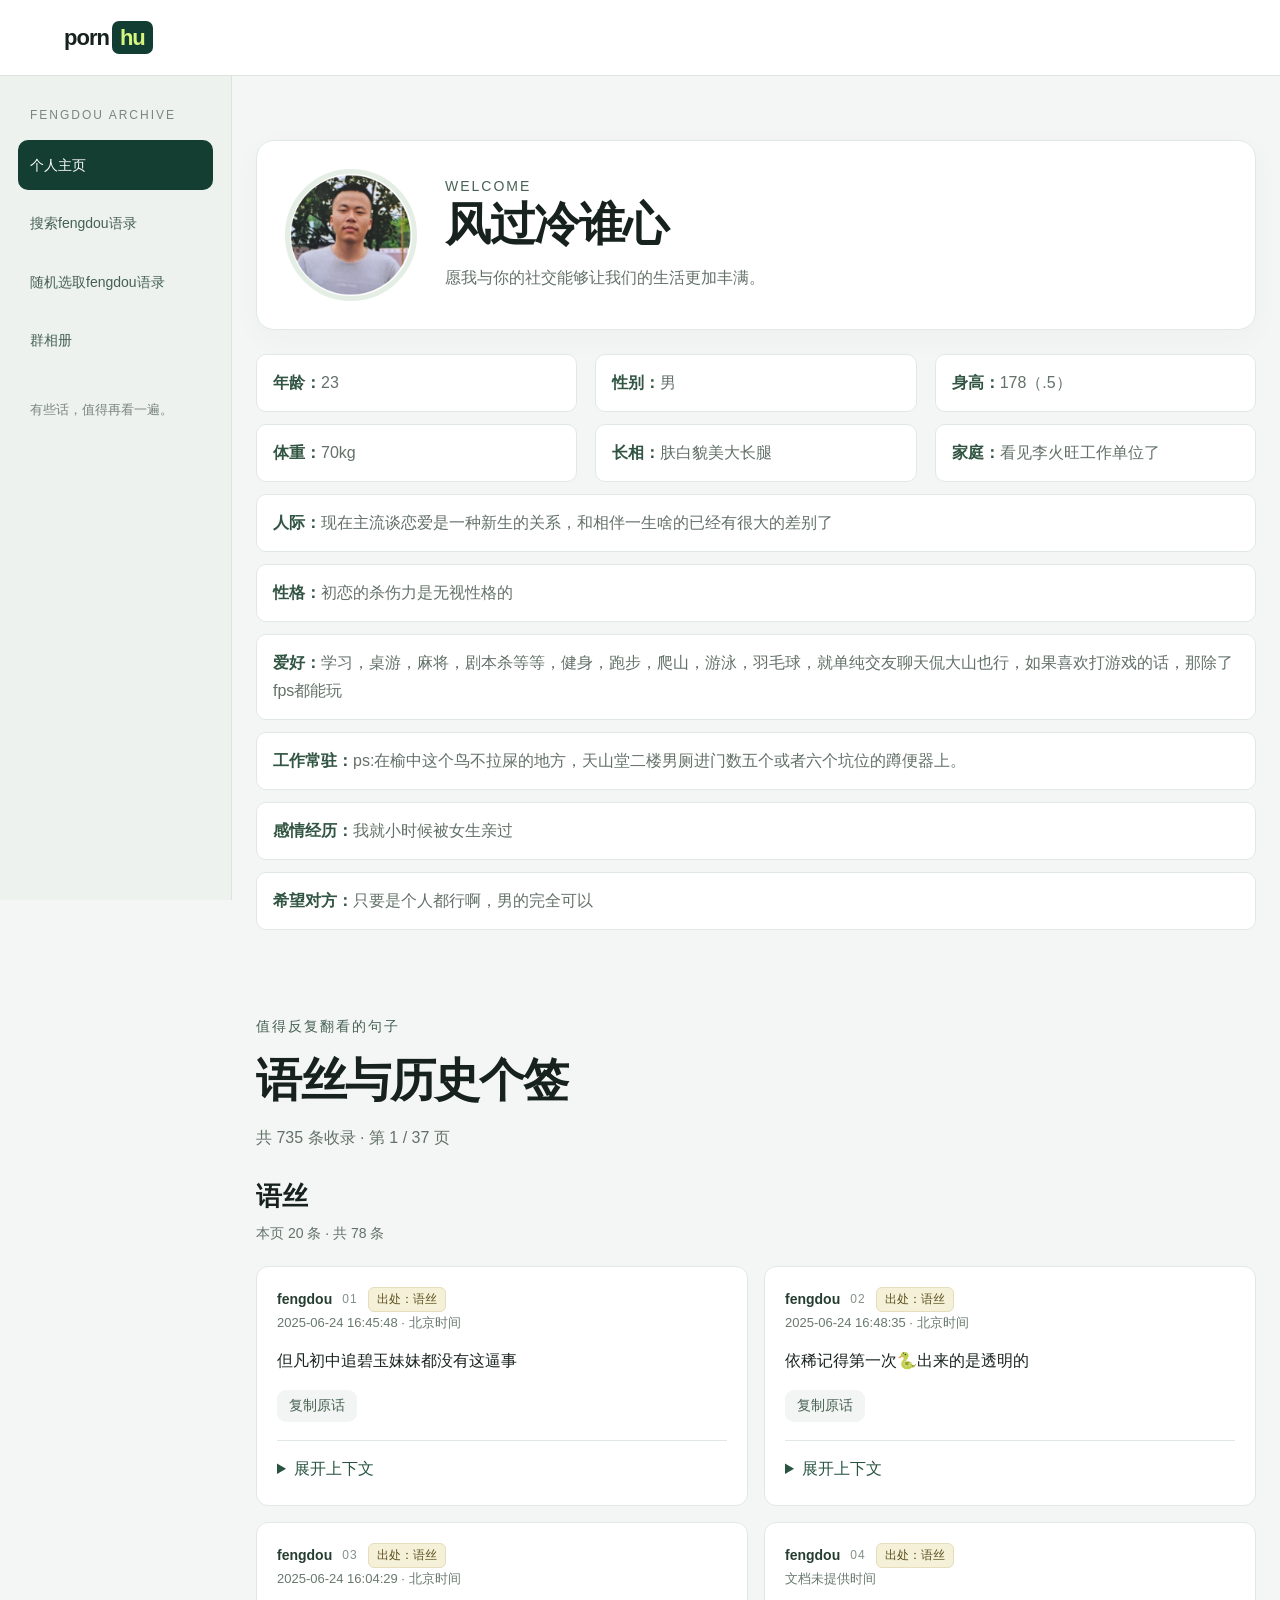
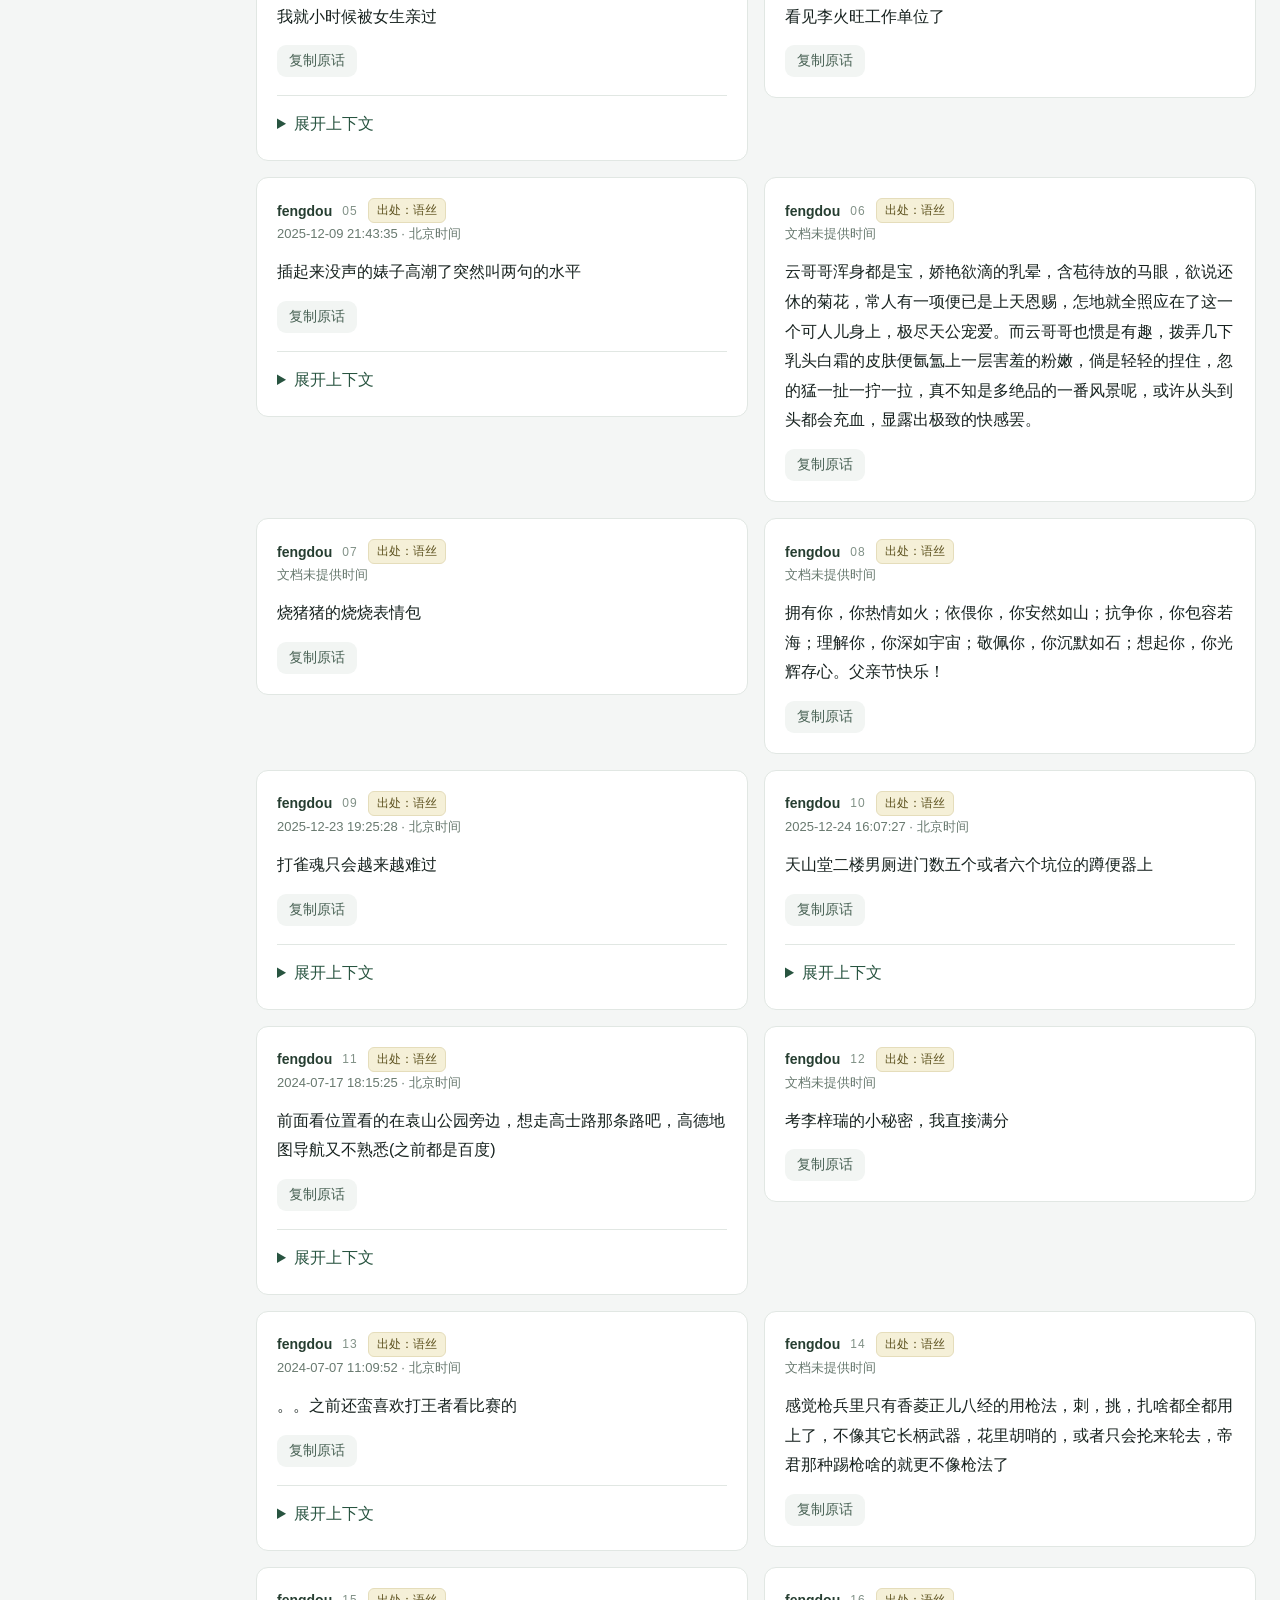
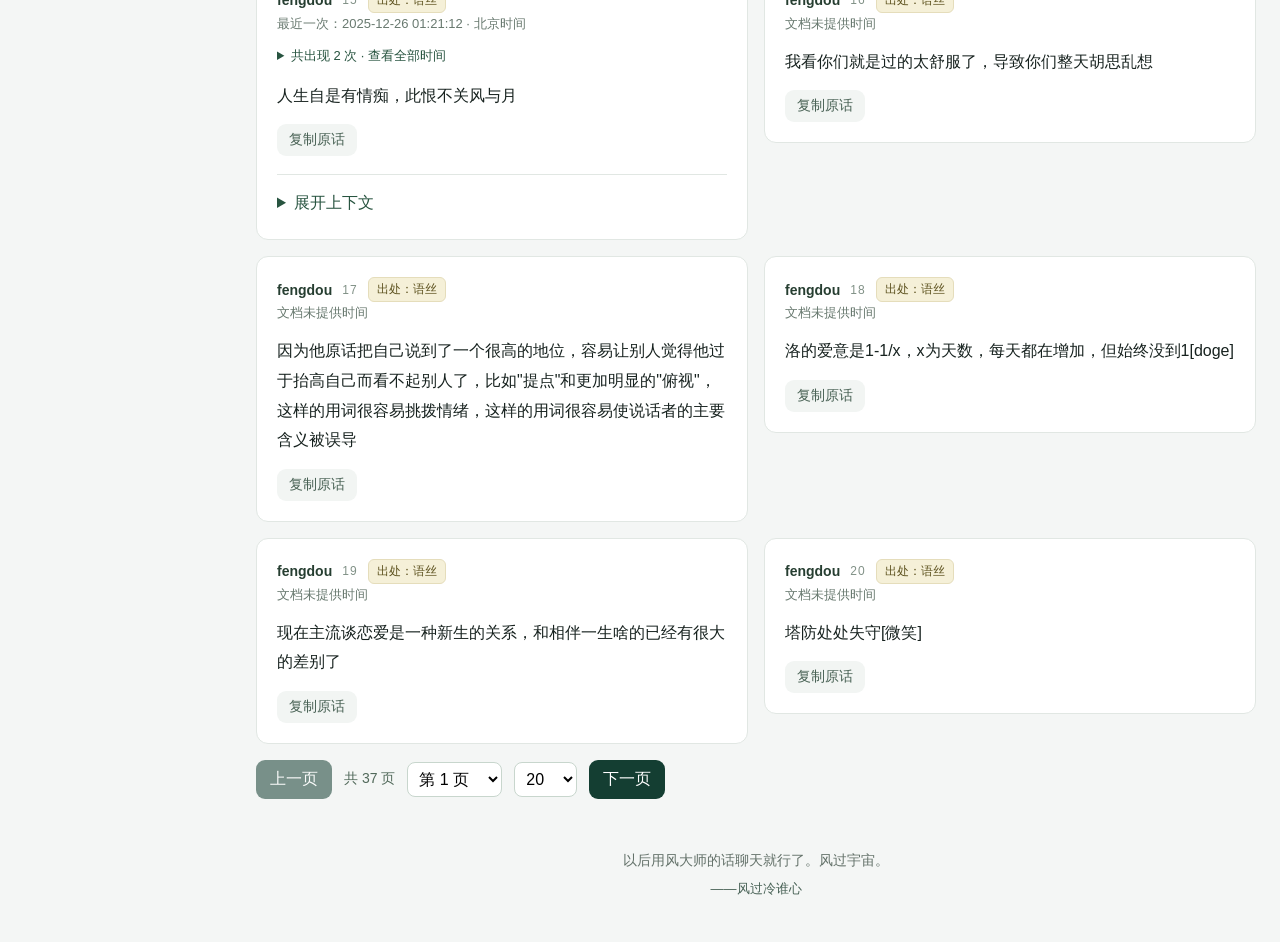
<file: index.html>
<!doctype html>
<html lang="zh-CN">
<meta charset="utf-8">
<meta name="viewport" content="width=device-width, initial-scale=1">
<link rel="icon" type="image/png" sizes="32x32" href="favicon.png">
<title>个人主页 · fengdou 语录</title>
<style>
:root{font-family:Inter,-apple-system,BlinkMacSystemFont,"PingFang SC",sans-serif;color:#17221f;background:#f4f6f5;font-size:16px}*{box-sizing:border-box}body{margin:0}header{height:76px;border-bottom:1px solid #dce2de;display:flex;align-items:center;justify-content:space-between;padding:0 5vw;background:white;position:sticky;top:0;z-index:5}.brand{font-weight:800;font-size:22px;letter-spacing:-1px;text-decoration:none;color:inherit}.brand span{background:#123d32;color:#d5f580;padding:4px 8px;border-radius:7px;margin-left:3px}.settings{background:transparent;color:#244638;border:1px solid #d1ddd4;padding:9px 14px;font-size:14px}button{cursor:pointer;font:inherit;border:0;border-radius:9px;padding:12px 22px;background:#143e32;color:white}button:disabled{opacity:.55;cursor:wait}main{max-width:960px;margin:54px auto;padding:0 24px}.eyebrow{color:#476155;font-size:14px;letter-spacing:2px}h1{font-size:clamp(30px,5vw,46px);letter-spacing:-1.5px;margin:16px 0}p{line-height:1.7;color:#637169}.search{display:flex;padding:8px;background:white;border:1px solid #a9beb1;border-radius:14px;box-shadow:0 6px 24px #123d3208;gap:8px;margin-top:28px}.search input{flex:1;min-width:0;border:0;background:transparent;padding:12px;font-size:17px;color:#17221f}.search input:focus{outline:0}.search:focus-within{outline:2px solid #236d51;outline-offset:3px}.toolbar{display:flex;align-items:center;gap:12px;flex-wrap:wrap;margin:18px 0}.toolbar select{font:inherit;background:white;border:1px solid #c8d6cd;border-radius:8px;padding:8px;color:#294739}.toolbar small{color:#65746b;font-size:14px}.examples{display:flex;gap:10px;flex-wrap:wrap;margin:18px 0 32px}.examples button{background:#e7ede9;color:#3f594a;padding:8px 12px;font-size:14px}.results-head{display:flex;justify-content:space-between;gap:16px;padding:20px 0;border-top:1px solid #d7e0d9;font-size:14px;color:#657269}.card{background:white;border:1px solid #e1e7e3;border-radius:12px;padding:24px;margin:12px 0}.meta{display:flex;align-items:center;gap:10px;flex-wrap:wrap;color:#66776d;font-size:14px}.avatar{display:grid;place-items:center;width:34px;height:34px;background:#e5eddf;color:#39522b;border-radius:50%;font-weight:bold}.meta strong{color:#263e31}.quote{white-space:pre-wrap;overflow-wrap:anywhere;line-height:1.85;margin:18px 0 14px}.copy{color:#486154;background:#f2f5f3;padding:7px 12px;font-size:14px}.source{font-size:12px;color:#5c511e;background:#f5f0d8;border:1px solid #e5ddbb;border-radius:6px;padding:3px 8px}.timestamp,.context-note{font-size:13px;color:#68796f;line-height:1.7}.history{margin-top:8px}.history summary,.context>summary{cursor:pointer;color:#285440;line-height:2}.history ul{max-height:220px;overflow:auto;padding-left:22px;line-height:1.9}.context{margin-top:18px;border-top:1px solid #e1e7e3;padding-top:12px}.context-list{max-height:520px;overflow:auto;margin-top:12px}.context-message{padding:14px;border-left:3px solid transparent;background:#f6f8f6;margin:6px 0;border-radius:6px}.context-message.focus{border-left-color:#245b3e;background:#e8f2e9}.context-meta{font-size:13px;color:#536a5b;display:flex;gap:10px;flex-wrap:wrap}.context-body{white-space:pre-wrap;overflow-wrap:anywhere;line-height:1.75;margin-top:8px}.empty{padding:52px 20px;text-align:center;border:1px dashed #bdccc2;border-radius:12px;color:#65756b;line-height:1.8}.error{color:#a3372d}.pagination{display:flex;align-items:center;gap:12px;flex-wrap:wrap;margin:16px 0}.pagination[hidden]{display:none}.pagination button{padding:9px 14px}.pagination span{font-size:14px;color:#51695a}.pagination select{font:inherit;padding:7px;border:1px solid #c8d6cd;border-radius:8px;background:white}.sidebar{position:fixed;top:76px;bottom:0;left:0;width:232px;padding:32px 18px;background:#edf2ee;border-right:1px solid #dce2de}.sidebar-title{font-size:12px;letter-spacing:2px;color:#79877d;padding:0 12px;margin-bottom:18px}.sidebar a{display:block;padding:14px 12px;border-radius:10px;color:#456052;text-decoration:none;font-size:14px;line-height:1.6;margin-bottom:8px}.sidebar a[aria-current=page]{background:#143e32;color:white}.sidebar small{display:block;margin-top:32px;padding:0 12px;line-height:1.8;color:#7a867f}.workspace{margin-left:232px}.collection-links{display:flex;gap:12px;flex-wrap:wrap;margin:26px 0}.collection-links a{color:#285440;background:#e7ede9;padding:10px 16px;border-radius:9px;text-decoration:none}.collection-section{margin:44px 0}.collection-section h2{font-size:26px;font-weight:650;margin:0 0 8px}.collection-section>p{font-size:14px;margin:0 0 20px}.collection-grid{display:grid;grid-template-columns:repeat(2,minmax(0,1fr));gap:14px;align-items:start}.collection-grid .card{margin:0;padding:20px}.collection-grid .quote{margin-top:12px;font-size:16px}.collection-number{font-size:12px;letter-spacing:1px;color:#819187}.collection-grid .avatar{display:none}.album-main{max-width:none;margin:54px 4vw 54px calc(232px + 4vw);padding:0}.album-grid{display:grid;grid-template-columns:repeat(auto-fill,minmax(200px,1fr));gap:16px}.album-tile{padding:0;overflow:hidden;background:white;color:#244638;border:1px solid #dae3dc;border-radius:12px;text-align:left}.album-tile img,.album-tile video{display:block;width:100%;height:210px;object-fit:cover;background:#e6ebe7}.album-caption{display:block;padding:12px;font-size:14px;overflow-wrap:anywhere}.album-dialog{width:min(1120px,96vw);padding:20px}.album-dialog h2{font-size:20px}#album-stage{display:flex;justify-content:center;align-items:center;min-height:180px;margin:18px 0;background:#10271f;border-radius:8px}#album-stage img,#album-stage video{display:block;max-width:100%;max-height:70vh;object-fit:contain}.album-controls{display:flex;align-items:center;justify-content:center;gap:14px;flex-wrap:wrap}.album-controls a{color:#285440}.notice{background:#e8efe6;border-radius:10px;padding:12px 16px;color:#3d563d;font-size:14px;line-height:1.7;margin-bottom:24px}.dialog{width:min(540px,calc(100% - 32px));max-height:90vh;overflow:auto;border:1px solid #c6d5cb;border-radius:18px;padding:30px;color:#17221f;box-shadow:0 24px 100px #0003}.dialog::backdrop{background:#14281fcc;backdrop-filter:blur(4px)}.dialog h2{margin:0;font-size:24px}.dialog-head{display:flex;align-items:center;justify-content:space-between;gap:12px}.close{background:#edf2ee;color:#365344;padding:6px 12px}.dialog label{display:block;margin:20px 0 8px;font-size:14px;font-weight:600}.dialog input,.dialog select{width:100%;border:1px solid #bfcec5;background:#f8faf8;border-radius:8px;padding:12px;font-size:16px}.actions{display:flex;gap:10px;flex-wrap:wrap;margin-top:20px}.secondary{background:#e8eeea;color:#2b4a37}.hint{font-size:13px;line-height:1.7;color:#617167}.dialog-status{font-size:14px;min-height:22px;line-height:1.6;margin-top:16px}@media(max-width:1050px){.sidebar{width:200px}.workspace{margin-left:200px}.collection-grid{grid-template-columns:1fr}.album-main{margin-left:calc(200px + 4vw)}}@media(max-width:760px){header{padding:0 24px}.sidebar{position:static;width:auto;display:flex;gap:8px;padding:12px 18px;border-right:0;border-bottom:1px solid #dce2de}.sidebar-title,.sidebar small{display:none}.sidebar nav{display:flex;gap:8px;width:100%;flex-wrap:wrap}.sidebar a{flex:1;min-width:100px;margin:0;padding:10px;text-align:center}.workspace{margin-left:0}main{margin-top:32px}.collection-grid{grid-template-columns:1fr}.album-main{margin:32px 20px}.album-grid{grid-template-columns:repeat(2,minmax(0,1fr));gap:10px}.album-tile img,.album-tile video{height:170px}}[hidden]{display:none!important}
 .search-actions{display:flex;justify-content:flex-end;margin-bottom:12px}.site-footer{padding:34px 24px 42px;text-align:center;color:#637169;line-height:1.8}.site-footer p{margin:0;font-size:14px}.site-footer cite{display:block;margin-top:4px;color:#476155;font-size:13px;font-style:normal}
.profile-main{max-width:1040px}.profile-hero{display:flex;align-items:center;gap:28px;padding:28px;background:white;border:1px solid #dfe8e1;border-radius:18px;box-shadow:0 8px 30px #123d3208}.profile-avatar{width:132px;height:132px;object-fit:cover;border-radius:50%;border:5px solid #e4eee5;flex:none}.profile-hero h1{margin:0 0 8px}.profile-hero p{margin:0}.profile-intro{display:grid;grid-template-columns:repeat(2,minmax(0,1fr));gap:12px 18px;margin:24px 0}.profile-item{margin:0;padding:14px 16px;background:white;border:1px solid #e1e8e2;border-radius:10px;line-height:1.75}.profile-item strong{color:#315542}.profile-item.wide{grid-column:1/-1}.home-quotes{margin-top:42px}.home-quotes-head{display:flex;align-items:center;justify-content:space-between;gap:16px;flex-wrap:wrap}.home-quotes-head h2{margin:0;font-size:26px}.home-quotes-grid{display:grid;grid-template-columns:repeat(2,minmax(0,1fr));gap:14px;margin-top:16px}.home-quotes-grid .card{margin:0;padding:20px}.home-quotes-grid .quote{margin-top:12px;font-size:16px}@media(max-width:760px){.profile-hero{align-items:flex-start;flex-direction:column}.profile-avatar{width:104px;height:104px}.profile-intro,.home-quotes-grid{grid-template-columns:1fr}.profile-item.wide{grid-column:auto}}
.profile-main{max-width:1040px;margin:54px 4vw 54px calc(232px + 4vw)}
@media(max-width:760px){.profile-main{margin:32px 20px}}
.home-quotes{display:none}.profile-main{padding:0 24px}.home-collections-view{margin-top:24px}.home-collections-view h2{margin-top:0}.random-main{max-width:1040px}.random-quotes-grid{display:grid;grid-template-columns:repeat(2,minmax(0,1fr));gap:14px;margin-top:16px}.random-quotes-grid .card{margin:0;padding:20px}.random-quotes-grid .quote{margin-top:12px;font-size:16px}.random-actions{display:flex;justify-content:flex-end;margin:22px 0 8px}@media(max-width:760px){.random-quotes-grid{grid-template-columns:1fr}}
/* Shared page layout: every view uses the same content column and footer. */
.workspace{min-height:calc(100vh - 76px);display:flex;flex-direction:column}
.workspace>main{width:min(calc(100% - 48px),1440px);max-width:none;margin:clamp(32px,5vw,68px) auto;padding:0;position:relative}
.workspace>#home-collections{width:min(calc(100% - 48px),1440px);max-width:none;margin:0 auto;padding:0;position:relative}
.workspace>main[hidden]{display:none}
.workspace>.site-footer{width:100%;margin-top:auto}
.search-actions{position:absolute;top:0;right:0;margin:0;z-index:1}
.page-intro{margin-bottom:28px}
.page-intro .eyebrow{margin:0 0 14px}
.page-intro h1{margin:0}
.page-intro>p{margin:12px 0 0;max-width:62ch}
#results,.collection-grid,.random-quotes-grid{display:grid;grid-template-columns:repeat(auto-fit,minmax(min(100%,360px),1fr));gap:16px;align-items:start}
#results>.card,.collection-grid>.card,.random-quotes-grid>.card{margin:0}
.collection-section{margin:40px 0 0}
.collection-section:first-child{margin-top:0}
.collection-section h2{margin:0 0 8px}
.album-grid{grid-template-columns:repeat(auto-fit,minmax(min(100%,240px),1fr))}
.album-main{max-width:none;margin-left:auto;margin-right:auto}
.profile-main{max-width:none}
.profile-intro{grid-template-columns:repeat(auto-fit,minmax(min(100%,300px),1fr))}
.profile-item.wide{grid-column:1/-1}
.home-collections-view{margin-top:0}
.random-main{max-width:none}
.random-actions{justify-content:flex-end}
@media(min-width:1800px){#results,.collection-grid,.random-quotes-grid{grid-template-columns:repeat(4,minmax(0,1fr))}}
@media(max-width:760px){
  .workspace>main{width:calc(100% - 40px);margin-top:32px;margin-bottom:32px}
  .workspace>#home-collections{width:calc(100% - 40px);margin-top:0;margin-bottom:32px}
  .search-actions{position:absolute;top:0;right:0;margin:0}
  .search-actions button{width:auto}
  .sidebar nav{display:grid;grid-template-columns:repeat(2,minmax(0,1fr));gap:8px}
  .sidebar a{min-width:0;margin:0}
  .page-intro{margin-bottom:24px}
  .page-intro h1{font-size:clamp(30px,10vw,42px)}
  .profile-intro{grid-template-columns:1fr}
  .profile-item.wide{grid-column:auto}
  .album-grid{grid-template-columns:repeat(2,minmax(0,1fr));gap:10px}
  .album-tile img,.album-tile video{height:170px}
}
</style>
<header><a class="brand" href="/" aria-label="返回首页">porn<span>hu</span></a></header>
<aside class="sidebar"><div class="sidebar-title">FENGDOU ARCHIVE</div><nav aria-label="页面导航"><a href="/" id="nav-home">个人主页</a><a href="#search" id="nav-search">搜索fengdou语录</a><a href="#random" id="nav-random">随机选取fengdou语录</a><a href="#album" id="nav-album">群相册</a></nav><small>有些话，值得再看一遍。</small></aside>
 <div class="workspace"><main id="home-view" class="profile-main"><div class="profile-hero"><img class="profile-avatar" src="avatar.png" alt="个人头像"><div><div class="eyebrow">WELCOME</div><h1>风过冷谁心</h1><p>愿我与你的社交能够让我们的生活更加丰满。</p></div></div><section class="profile-intro" aria-label="自我介绍"><p class="profile-item"><strong>年龄：</strong>23</p><p class="profile-item"><strong>性别：</strong>男</p><p class="profile-item"><strong>身高：</strong>178（.5）</p><p class="profile-item"><strong>体重：</strong>70kg</p><p class="profile-item"><strong>长相：</strong>肤白貌美大长腿</p><p class="profile-item"><strong>家庭：</strong>看见李火旺工作单位了</p><p class="profile-item wide"><strong>人际：</strong>现在主流谈恋爱是一种新生的关系，和相伴一生啥的已经有很大的差别了</p><p class="profile-item wide"><strong>性格：</strong>初恋的杀伤力是无视性格的</p><p class="profile-item wide"><strong>爱好：</strong>学习，桌游，麻将，剧本杀等等，健身，跑步，爬山，游泳，羽毛球，就单纯交友聊天侃大山也行，如果喜欢打游戏的话，那除了fps都能玩</p><p class="profile-item wide"><strong>工作常驻：</strong>ps:在榆中这个鸟不拉屎的地方，天山堂二楼男厕进门数五个或者六个坑位的蹲便器上。</p><p class="profile-item wide"><strong>感情经历：</strong>我就小时候被女生亲过</p><p class="profile-item wide"><strong>希望对方：</strong>只要是个人都行啊，男的完全可以</p></section></main><main id="search-view" hidden><div class="search-actions"><button class="settings" id="settings" type="button">API 设置</button></div><div class="page-intro"><div class="eyebrow">那些说过的话，都有迹可循</div><h1>搜索 fengdou 历史发言</h1><p>记不住原话？说说你想找的话题。</p></div><form class="search" id="form"><input id="query" aria-label="想找的发言" maxlength="300" required autocomplete="off"><button id="submit">搜索发言</button></form><div class="toolbar"><label for="mode">搜索方式</label><select id="mode"><option value="keyword">关键词搜索</option><option value="semantic">按意思搜索</option></select><label for="sort-order">排序</label><select id="sort-order"><option value="abstract">抽象优先</option><option value="relevance">相关度优先</option></select><small id="mode-hint">在浏览器中匹配字词</small></div><div class="examples"><button type="button">抽象发言</button><button type="button">关于爱情</button><button type="button">很有道理但没用</button></div><p class="notice" id="notice">关键词搜索无需配置；按意思搜索需要配置 API Base URL、API Key 和模型。</p><div class="results-head"><span id="status">正在读取语料…</span><span id="count"></span></div><div id="results"></div><div class="pagination" hidden><button class="prev">上一页</button><span class="page-info"></span><select class="page-select" aria-label="选择页码"></select><select class="page-size" aria-label="每页数量"><option>20</option><option>50</option><option>100</option></select><button class="next">下一页</button></div></main><main id="collection-view" hidden><div class="page-intro"><div class="eyebrow">值得反复翻看的句子</div><h1>语丝与历史个签</h1><p id="collection-status">正在读取精选语录…</p></div><div class="collection-links" id="collection-links"></div><div id="collection-content"></div></main><main id="album-view" class="album-main" hidden><div class="page-intro"><div class="eyebrow">群里的那些瞬间</div><h1>群相册</h1><p>照片与视频，按原文件夹分组。点击图片看大图，点击视频打开播放器。</p></div><div class="toolbar"><label for="album-group">相册分组</label><select id="album-group"><option value="">全部相册</option></select></div><p id="album-status">正在读取群相册…</p><div id="album-grid" class="album-grid"></div></main><footer class="site-footer" aria-label="寄语" hidden><p>以后用风大师的话聊天就行了。风过宇宙。</p><cite>——风过冷谁心</cite></footer></div>
<dialog id="album-dialog" class="dialog album-dialog"><div class="dialog-head"><h2 id="album-title">群相册</h2><button class="close" id="album-close" type="button">×</button></div><div id="album-stage"></div><div class="album-controls"><button id="album-prev" type="button">上一张</button><span id="album-position"></span><button id="album-next" type="button">下一张</button><a id="album-original" target="_blank" rel="noopener">打开原文件</a></div></dialog>
<dialog id="config-dialog" class="dialog"><form id="config-form"><div class="dialog-head"><h2>API 设置</h2><button class="close" type="button" id="close-settings">&#215;</button></div><p class="hint">默认使用网站的 Serverless API。点击“编辑自定义 API”后填写 Base URL 和 API Key 会切换到自定义 API；自定义模式下可使用“使用默认配置”恢复默认。</p><div id="custom-api-fields" hidden><label for="api-base">API Base URL</label><input id="api-base" type="url" placeholder="https://example.com/v1"><label for="api-key">API Key</label><input id="api-key" type="password" placeholder="sk-..." autocomplete="off"></div><label for="model">聊天模型</label><select id="model" aria-label="选择聊天模型"><option value="">请先读取模型列表</option></select><div class="hint">点击“读取模型”后从下拉框选择模型。</div><div class="actions"><button type="button" class="secondary" id="load-models">读取模型</button><button type="button" class="secondary" id="test">测试连接</button><button type="button" class="secondary" id="edit-custom">编辑自定义 API</button><button type="button" class="secondary" id="use-default" hidden>使用默认配置</button><button id="save">保存配置</button></div><div id="config-status" class="dialog-status" role="status" aria-live="polite"></div></form></dialog>
<script defer src="app.js?v=20260919-merged-corpus"></script><script defer src="album.js"></script>
</file>
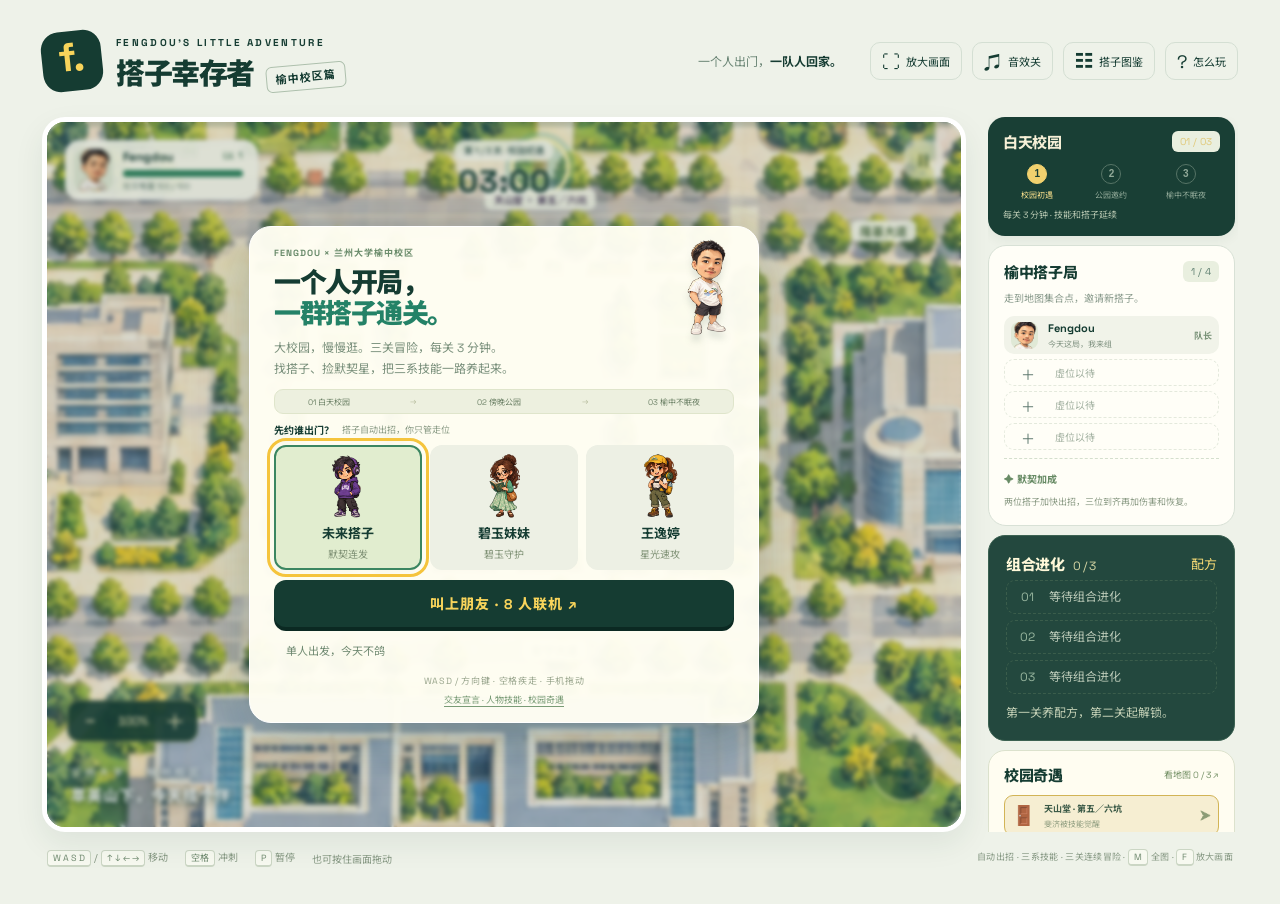
<file: fengdou/index.html>
<!doctype html>
<html lang="zh-CN">
<head>
  <meta name="fengdou-room-endpoint" content="https://fengdou-campus-survivors.major-char-1417.chatgpt.site/api/room">
  <meta charset="utf-8">
  <meta name="viewport" content="width=device-width, initial-scale=1, viewport-fit=cover">
  <meta name="theme-color" content="#153c32">
  <meta name="description" content="Fengdou 出门找搭子！支持最多 8 人联机的校园生存冒险，每关三分钟。招募搭子、探索校园奇遇、搭配三系技能。">
  <title>Fengdou · 搭子幸存者</title>
  <link rel="icon" type="image/svg+xml" href="data:image/svg+xml,%3Csvg xmlns='http://www.w3.org/2000/svg' viewBox='0 0 32 32'%3E%3Crect width='32' height='32' rx='9' fill='%23153c32'/%3E%3Ctext x='16' y='23' text-anchor='middle' font-family='sans-serif' font-weight='900' font-size='23' fill='%23f8d45b'%3EF%3C/text%3E%3C/svg%3E">
  <link rel="stylesheet" href="style.css">
</head>
<body>
  <main class="shell">
    <header class="masthead">
      <div class="brand"><span class="brandmark">f.</span><div><span class="eyebrow">FENGDOU'S LITTLE ADVENTURE</span><h1>搭子幸存者<span class="edition">榆中校区篇</span></h1></div></div>
      <div class="header-right"><p>一个人出门，<em>一队人回家。</em></p><button id="expand-btn" class="icon-btn" aria-label="放大游戏画面" aria-pressed="false" title="放大画面（F）">⛶<span>放大画面</span></button><button id="sound-btn" class="icon-btn" aria-label="开启音效" title="开启音效">♫<span>音效关</span></button><button id="atlas-btn" class="icon-btn" aria-label="搭子图鉴" title="搭子图鉴">☷<span>搭子图鉴</span></button><button id="help-btn" class="icon-btn" aria-label="查看玩法" title="查看玩法">?<span>怎么玩</span></button></div>
    </header>
    <div class="game-layout">
      <section class="arena" id="arena" aria-label="搭子幸存者游戏区域">
        <button id="expanded-close" class="expanded-close" aria-label="收起游戏画面" title="收起画面（F）" hidden>×</button>
        <canvas id="game" tabindex="0" aria-label="游戏画面。使用方向键或 WASD 移动，空格冲刺，P 暂停。也可以按住鼠标或手指拖动移动。"></canvas>
        <div class="hud"><div class="health-panel"><div class="hero-mini"><img src="assets/fengdou.png" alt="Fengdou 的卡通形象"></div><div class="health-text"><span>Fengdou <b id="level">LV. 1</b></span><div class="health-track"><i id="health-bar"></i></div><small id="health-label">社交电量 100 / 100</small></div></div><div class="timer"><span id="phase-label">周末 · 榆中校区</span><strong id="timer">02:00</strong></div><button id="pause-btn" class="pause-btn" aria-label="暂停游戏" disabled>Ⅱ</button></div>
        <div class="xp-track" aria-label="升级进度"><i id="xp-bar"></i></div>
        <div id="boss-hud" class="boss-hud" hidden><span id="boss-title">关底对手</span><div><i id="boss-bar"></i></div></div>
        <div id="challenge-hud" class="challenge-hud" hidden><span id="challenge-label"></span><div><i id="challenge-bar"></i></div></div>
        <button id="network-hud" class="network-hud" hidden></button>
        <div id="announcement" class="announcement" aria-live="polite"></div>
        <div class="map-caption" id="map-caption"><span>兰州大学 · 榆中校区</span><b>萃英山下，今天搭个伴</b></div>
        <button id="minimap-button" class="minimap-panel" aria-label="打开校园全图" title="校园全图（M）" hidden><canvas id="minimap" width="300" height="200" aria-hidden="true"></canvas><span>校园全图 · M</span></button>
        <div class="view-controls" aria-label="地图视野"><button id="zoom-out" aria-label="拉远视野" title="拉远视野（减号）">−</button><span id="zoom-label">100%</span><button id="zoom-in" aria-label="放大视野" title="放大视野（加号）">＋</button></div>
        <div id="joystick" class="joystick" aria-hidden="true"><i></i></div>
        <button id="navigation" class="navigation" hidden aria-label="查看校园奇遇地图"><span id="nav-arrow" aria-hidden="true">➤</span><span id="nav-label"></span></button>
        <button id="dash-btn" class="dash-btn" aria-label="冲刺" disabled><span>疾走</span><small>SPACE</small><i id="dash-cooldown"></i></button>
        <div id="overlay" class="overlay"><div id="dialog" class="dialog" role="dialog" aria-modal="true" aria-labelledby="dialog-title"></div></div>
      </section>
      <aside class="sidebar">
        <section class="journey-panel"><div class="panel-heading"><h2 id="chapter-title">校园初遇</h2><span id="chapter-count">01 / 03</span></div><div id="chapter-route" class="chapter-route"></div><p id="chapter-goal">每关坚持 3 分钟 · 技能和搭子延续</p></section>
        <section class="crew-panel"><div class="panel-heading"><h2>榆中搭子局</h2><span id="crew-count">1 / 4</span></div><p class="panel-note">走到地图集合点，邀请新搭子。</p><div id="crew-list" class="crew-list"></div><div id="synergy" class="synergy"><span>✦ 默契加成</span><p>不同搭子组队，会擦出不一样的火花。</p></div></section>
        <section class="evolution-panel"><div class="panel-heading"><h2>组合进化 <span id="evolution-count">0 / 3</span></h2><button id="evolutions-btn" class="text-btn" aria-label="查看进化配方">配方</button></div><div id="evolution-list"></div><p id="evolution-hint"></p></section>
        <section class="landmark-panel"><div class="panel-heading"><h2>校园奇遇</h2><button id="places-btn" class="text-btn">看地图 <span id="landmark-count">0 / 3</span> ↗</button></div><div id="landmark-list" class="landmark-list"></div></section>
        <section class="skill-panel"><div class="panel-heading"><h2>Fengdou 技能</h2><span>三系成长</span></div><div id="skill-list" class="skill-list"></div></section>
        <section class="run-panel"><div class="panel-heading"><h2>本局小战报</h2><span id="xp-label">默契 0 / 20</span></div><div class="run-stats"><div><strong id="kills">0</strong><span>击退的对手</span></div><div><strong id="best">0</strong><span>本机最高分</span></div></div></section>
        <div class="tiny-note"><span>好搭子不怕多</span><span>GOOD COMPANY, GOOD GAME.</span></div>
      </aside>
    </div>
    <footer><div class="controls"><span><kbd>W A S D</kbd> / <kbd>↑ ↓ ← →</kbd> 移动</span><span><kbd>空格</kbd> 冲刺</span><span><kbd>P</kbd> 暂停</span><span class="mouse-tip">也可按住画面拖动</span></div><span class="footer-tag">自动出招 · 三系技能 · 三关连续冒险 · <kbd>M</kbd> 全图 · <kbd>F</kbd> 放大画面</span></footer>
    <div class="sr-only" id="live-status" aria-live="polite"></div>
  </main>
  <script src="engine.js"></script>
  <script src="evolutions.js"></script>
  <script src="coop-engine.js"></script>
  <script src="network.js"></script>
  <script src="game.js"></script>
</body>
</html>
</file>
<file: fengdou/style.css>
@import url('https://fonts.googleapis.com/css2?family=Noto+Sans+SC:wght@400;500;600;700;800;900&family=Space+Grotesk:wght@400;500;600;700&display=swap');
:root{--ink:#153c32;--bg:#eef2e9;--cream:#fffef3;--yellow:#f8d45b;--green:#1f765b;--muted:#799387;--line:#d4dfd3;font-family:'Space Grotesk','Noto Sans SC',sans-serif;color:var(--ink);font-synthesis:none}*{box-sizing:border-box}body{margin:0;background:var(--bg)}button{font:inherit;cursor:pointer;touch-action:manipulation}button:focus-visible,canvas:focus-visible{outline:3px solid #f5c43c;outline-offset:4px}button:disabled{cursor:default}button{ -webkit-tap-highlight-color:transparent}button:active:not(:disabled){transform:translateY(2px)}.shell{max-width:1600px;margin:auto;padding:30px 42px 20px}.masthead{display:flex;justify-content:space-between;align-items:center;margin-bottom:24px;gap:20px}.brand{display:flex;align-items:center;gap:14px}.brandmark{display:grid;place-items:center;background:var(--ink);color:var(--yellow);font-size:40px;font-weight:700;width:60px;height:60px;border-radius:18px;transform:rotate(-6deg);padding-bottom:7px}.eyebrow{font-size:10px;letter-spacing:2.3px;font-weight:700}h1{font-size:29px;letter-spacing:-1.5px;line-height:1.3;margin:4px 0 0;font-weight:900}.edition{display:inline-block;vertical-align:middle;font-size:11px;font-weight:700;padding:5px 9px;border:1px solid #aec0ad;border-radius:6px;margin-left:12px;letter-spacing:1px;transform:rotate(-5deg)}.header-right{display:flex;gap:10px;align-items:center}.header-right p{font-size:12px;margin-right:18px;color:#698474}.header-right em{font-style:normal;color:var(--ink);font-weight:700}.icon-btn{display:flex;gap:6px;align-items:center;justify-content:center;border:1px solid var(--line);background:transparent;color:var(--ink);height:38px;min-width:40px;border-radius:10px;font-size:18px;padding:0 11px}.icon-btn span{font-size:11px}.game-layout{display:grid;grid-template-columns:minmax(0,1fr) 250px;gap:22px}.arena{position:relative;background:#95b987;border-radius:23px;overflow:hidden;min-width:0;aspect-ratio:1.47;box-shadow:0 12px 30px #153c3214;border:5px solid #fff;isolation:isolate}canvas{display:block;width:100%;height:100%;touch-action:none;outline:none;cursor:grab}.hud{position:absolute;top:18px;left:18px;right:18px;display:flex;gap:12px;align-items:flex-start;pointer-events:none;z-index:2}.health-panel{display:flex;align-items:center;gap:10px;background:#fffef3ee;border:1px solid #fff;padding:8px 14px 8px 8px;border-radius:14px;box-shadow:0 4px 12px #12372f10}.hero-mini{width:39px;height:42px;overflow:hidden;border-radius:10px;background:#e4ead6}.hero-mini img{width:53px;height:80px;object-fit:contain;max-width:none;position:relative;left:-6px;top:-3px}.health-text{min-width:120px}.health-text>span{font-weight:800;font-size:12px;display:flex;justify-content:space-between;gap:12px}.health-text b{font-size:10px;color:#73977c}.health-track{height:7px;background:#d7dfcb;margin:5px 0 3px;border-radius:5px;overflow:hidden}.health-track i{display:block;background:#31845f;width:100%;height:100%;transition:width .15s}.health-text small{font-size:8px;display:block;color:#698275}.timer{position:absolute;left:50%;transform:translateX(-50%);text-align:center;color:var(--ink);text-shadow:0 1px 4px #fff}.timer span{font-size:9px;background:#fffef3df;padding:4px 10px;border-radius:20px;display:block;white-space:nowrap}.timer strong{display:block;font-size:31px;letter-spacing:1px;line-height:1.3}.pause-btn{pointer-events:auto;margin-left:auto;width:39px;height:39px;border:1px solid #fff;background:#fffef3ed;border-radius:12px;color:var(--ink);font-size:17px;font-weight:800}.pause-btn:disabled{opacity:.55}.xp-track{position:absolute;top:0;left:0;right:0;height:5px;background:#173e3433;z-index:3}.xp-track i{display:block;height:100%;width:0;background:var(--yellow);box-shadow:0 0 8px var(--yellow);transition:width .15s}.sidebar{display:flex;flex-direction:column;gap:16px}.crew-panel,.run-panel{background:#fffef7;border:1px solid #d8e1d6;border-radius:18px;padding:20px}.panel-heading{display:flex;justify-content:space-between;align-items:center}.panel-heading h2{margin:0;font-size:15px;font-weight:800;letter-spacing:-.3px}.panel-heading>span{font-size:10px;color:#668576;background:#e9efdf;padding:4px 8px;border-radius:6px}.panel-note{font-size:10px;color:#8a9b8d;margin:9px 0 17px}.crew-list{display:flex;flex-direction:column;gap:7px}.crew-row{display:flex;align-items:center;gap:10px;min-height:48px;border-radius:10px;padding:5px 8px;background:#f1f3e9;border:1px solid transparent}.crew-avatar{width:34px;height:36px;display:grid;place-items:center;border-radius:8px;background:#e0e9d6;font-size:20px;overflow:hidden;flex-shrink:0;position:relative}.crew-avatar img{height:61px;max-width:none;position:absolute;top:-3px;left:50%;transform:translateX(-50%)}.crew-row>div:nth-child(2){flex:1}.crew-row strong{display:block;font-size:11px;font-weight:700}.crew-row small{font-size:8px;color:#829483;display:block;margin-top:3px}.crew-row>b{font-size:9px;color:#7b947a}.crew-row.empty{background:transparent;border:1px dashed #d9e1d2;min-height:35px;opacity:.7}.crew-row.empty .crew-avatar{height:21px;width:34px;background:transparent;font-size:14px}.crew-row.empty strong{font-weight:400;font-size:10px;color:#7c917d}.synergy{border-top:1px dashed #d4dfcd;margin-top:14px;padding-top:13px}.synergy>span{font-size:10px;font-weight:700;color:#688b65}.synergy p{font-size:10px;line-height:1.65;color:#8a9a84;margin:7px 0 0}.synergy.active p{color:#346f4b}.run-panel{padding:18px 20px}.run-stats{display:grid;grid-template-columns:1fr 1fr;margin:16px 0}.run-stats>div:last-child{border-left:1px solid var(--line);padding-left:20px}.run-stats strong{font-size:24px;display:block;line-height:1.2}.run-stats span{font-size:9px;color:#8b9b8a}.mission{display:flex;gap:10px;border-top:1px solid #e3e9db;padding-top:12px;align-items:center}.mission>span{font-size:26px;color:#d19a28}.mission p{font-size:11px;font-weight:600;margin:0}.mission small{display:block;font-size:8px;color:#8b9b89;margin-top:5px;font-weight:400}.tiny-note{display:flex;flex-direction:column;align-items:center;gap:5px;margin-top:auto;padding:3px 0}.tiny-note span:first-child{font-size:14px;letter-spacing:6px;font-weight:700}.tiny-note span:last-child{font-size:7px;letter-spacing:1.6px;color:#8b9c86}.map-caption{position:absolute;bottom:22px;left:24px;display:flex;flex-direction:column;gap:5px;color:#fff;text-shadow:0 2px 7px #143b33}.map-caption span{font-size:10px;letter-spacing:4px}.map-caption b{font-size:15px;letter-spacing:1px}.overlay{position:absolute;inset:0;display:flex;align-items:center;justify-content:center;z-index:10;padding:22px;background:#153c3225;backdrop-filter:blur(2px)}.overlay[hidden]{display:none}.dialog{background:var(--cream);border:1px solid #fff;border-radius:22px;box-shadow:0 15px 55px #0b382d40;padding:28px;width:min(510px,100%);position:relative;text-align:center;max-height:100%;overflow-y:auto}.dialog.start{margin-top:55px;text-align:left;padding:28px 30px 23px;overflow:visible;background:#fffef3f7}.dialog-kicker{font-size:10px;letter-spacing:2px;color:#6b8c6c;font-weight:700;margin:0 0 8px}.dialog h2{font-size:32px;line-height:1.2;letter-spacing:-1.5px;margin:0 0 12px;font-weight:900}.dialog h2 em{font-style:normal;color:#248267}.dialog p.desc{font-size:12px;color:#7a907c;line-height:1.8;margin:0 0 19px}.start-hero{position:absolute;right:8px;top:-148px;width:153px;height:201px;object-fit:contain;filter:drop-shadow(0 8px 4px #284b3520);pointer-events:none}.sticker{position:absolute;right:133px;top:-47px;background:var(--yellow);border:2px solid #fff7be;box-shadow:0 3px 0 #80673124;border-radius:8px;padding:9px 12px;transform:rotate(-8deg);font-size:11px;font-weight:700}.start-label{display:flex;gap:8px;align-items:center;font-size:10px;font-weight:700;margin:0 0 9px}.start-label span{font-size:9px;font-weight:400;color:#8a9b85}.starter-options{display:grid;grid-template-columns:repeat(3,1fr);gap:8px}.starter{background:#edf0e4;border:2px solid transparent;border-radius:12px;padding:12px 4px 9px;color:var(--ink);text-align:center;transition:background .15s,border-color .15s}.starter.selected{border-color:#3b8661;background:#e1edcf}.starter .emoji{font-size:25px;display:block;margin-bottom:5px}.starter strong{display:block;font-size:11px}.starter small{font-size:8px;color:#809276;display:block;margin-top:4px}.primary{background:var(--ink);color:var(--yellow);border:0;border-radius:12px;min-height:47px;padding:12px 25px;font-size:14px;font-weight:800;box-shadow:0 4px 0 #0b2922;display:block;width:100%;margin-top:17px;letter-spacing:1px}.primary:hover{background:#226049}.primary:disabled{opacity:.5}.secondary{color:#6f8971;background:none;border:0;padding:12px;font-size:11px;margin-top:7px}.start-foot{font-size:9px!important;text-align:center;letter-spacing:.7px;color:#9aa68e;margin:13px 0 0}.dialog.upgrade{width:min(720px,100%);padding:28px}.upgrade h2{font-size:27px}.upgrade-options{display:grid;grid-template-columns:repeat(3,1fr);gap:10px}.upgrade-card{border:1px solid #d7e0cb;text-align:left;background:#f0f3e7;border-radius:15px;padding:15px 12px;color:var(--ink);min-height:174px;position:relative;transition:transform .15s,background .15s}.upgrade-card:hover{background:#e2edcf;transform:translateY(-4px);border-color:#79a56d}.upgrade-card .emoji{font-size:35px;display:block;margin-bottom:12px}.upgrade-card .card-label{font-size:8px;color:#778f69;display:block}.upgrade-card strong{display:block;margin:5px 0 7px;font-size:14px}.upgrade-card p{font-size:10px;line-height:1.7;margin:0;color:#748767}.upgrade-card kbd{position:absolute;top:12px;right:12px;font-size:9px}.results-portrait{height:135px;margin-top:-5px}.result-label{font-size:11px;color:#689a63;letter-spacing:2px;margin:0 0 8px}.result-stats{display:grid;grid-template-columns:repeat(3,1fr);padding:18px 0;border-block:1px dashed #d4ddc7}.result-stats strong{display:block;font-size:25px}.result-stats span{font-size:10px;color:#8a9b82}.result-crew{font-size:23px;letter-spacing:9px;margin:16px 0 0}.help-list{text-align:left;display:grid;gap:14px;margin:23px 0;font-size:12px;line-height:1.8;color:#718569}.help-list b{color:var(--ink)}.announcement{position:absolute;top:105px;left:50%;transform:translate(-50%,-8px);background:#153c32e8;color:#ffedb7;border:1px solid #f8d45b60;border-radius:10px;padding:10px 20px;text-align:center;font-size:12px;z-index:4;pointer-events:none;white-space:nowrap;opacity:0;transition:opacity .2s,transform .2s}.announcement.visible{opacity:1;transform:translate(-50%,0)}.boss-hud{position:absolute;top:84px;left:25%;right:25%;text-align:center;z-index:3}.boss-hud span{font-size:10px;color:#743646;font-weight:800;background:#fff8e6ce;padding:4px 10px;border-radius:10px}.boss-hud>div{height:6px;background:#ddd1b7;border-radius:4px;margin-top:7px}.boss-hud i{display:block;height:100%;background:#cb655a;border-radius:4px}.dash-btn{position:absolute;bottom:25px;right:25px;border:2px solid #fff5bd;background:#153c32e8;color:var(--yellow);width:65px;height:65px;border-radius:50%;z-index:4;overflow:hidden;display:flex;flex-direction:column;justify-content:center;align-items:center;box-shadow:0 4px 10px #143b3355}.dash-btn span{font-size:13px;font-weight:800;z-index:1}.dash-btn small{font-size:8px;letter-spacing:1px;margin-top:3px;z-index:1}.dash-btn i{position:absolute;inset:0;background:#e7eddb66;transform-origin:bottom;transform:scaleY(0)}.dash-btn:disabled{opacity:.45}.joystick{position:absolute;width:92px;height:92px;border:2px solid #ffffff99;background:#173e3440;border-radius:50%;pointer-events:none;display:none;z-index:5}.joystick i{position:absolute;left:25px;top:25px;width:38px;height:38px;background:#fff9dbd9;border-radius:50%;box-shadow:0 4px 10px #0002}.joystick.active{display:block}footer{display:flex;justify-content:space-between;gap:20px;padding:17px 5px;font-size:10px;color:#879984}.controls{display:flex;gap:17px;align-items:center}.controls>span{white-space:nowrap}kbd{font:inherit;font-size:9px;display:inline-block;border:1px solid #cbd6c4;border-bottom-width:2px;border-radius:4px;padding:2px 5px;line-height:1.2;color:#6e896e;background:#f7f9f0}.footer-tag{font-size:9px;letter-spacing:.3px}.sr-only{position:absolute;width:1px;height:1px;padding:0;margin:-1px;overflow:hidden;clip:rect(0,0,0,0);white-space:nowrap;border:0}
@media(min-width:1500px){.arena{aspect-ratio:1.5}.shell{padding-top:35px}.crew-row{min-height:52px}}@media(max-width:1150px){.shell{padding:22px}.game-layout{grid-template-columns:minmax(0,1fr) 218px;gap:16px}.arena{aspect-ratio:1.25}.header-right p{display:none}.crew-panel,.run-panel{padding:16px}.crew-row{min-height:43px}.panel-note{font-size:9px}.controls{gap:10px}.mouse-tip,.footer-tag{display:none}.timer{left:auto;right:52px;transform:none}.health-text{min-width:100px}.dialog h2{font-size:29px}}@media(max-width:800px){.shell{padding:15px 13px 10px}.masthead{margin-bottom:14px}.brandmark{width:43px;height:43px;font-size:30px;border-radius:13px}.brand{gap:10px}.eyebrow{font-size:7px;letter-spacing:1.4px}h1{font-size:23px;margin-top:3px;letter-spacing:-1px}.edition{font-size:8px;padding:3px 6px;margin-left:8px}.header-right{gap:6px}.icon-btn{width:33px;height:33px;min-width:33px;padding:0}.icon-btn span{display:none}.game-layout{grid-template-columns:1fr;gap:12px}.arena{aspect-ratio:auto;height:min(76svh,770px);min-height:550px;border-width:3px;border-radius:19px}.sidebar{gap:0}.crew-panel{padding:13px 15px;border-radius:14px}.crew-panel .panel-heading h2{font-size:12px}.panel-heading>span{font-size:8px}.panel-note,.synergy,.run-panel,.tiny-note{display:none}.crew-list{flex-direction:row;gap:6px;margin-top:10px;overflow:auto}.crew-row{padding:4px;min-width:50px;flex:1;display:flex;flex-direction:column;gap:4px;position:relative}.crew-row>div:nth-child(2){flex:0}.crew-row strong{font-size:8px;white-space:nowrap}.crew-row small{display:none}.crew-row>b{position:absolute;right:2px;top:2px;font-size:6px;background:#fff9;border-radius:3px;padding:1px}.crew-row.empty{min-height:60px;justify-content:center}.crew-row.empty strong{font-size:8px}.crew-avatar{width:28px;height:30px}.crew-row.empty .crew-avatar{width:22px}.hud{top:14px;left:12px;right:12px;gap:8px}.health-panel{gap:6px;padding:6px 8px 6px 5px;border-radius:11px}.hero-mini{width:31px;height:34px}.hero-mini img{width:45px;height:68px;left:-7px;top:-3px}.health-text{min-width:90px}.health-text>span{font-size:10px}.health-text b{font-size:8px}.health-text small{font-size:7px}.timer{right:44px}.timer span{font-size:8px;padding:3px 7px}.timer strong{font-size:26px}.pause-btn{height:33px;width:33px;border-radius:9px;font-size:14px}.overlay{padding:16px}.dialog.start{padding:24px 21px 20px;margin-top:60px}.dialog h2{font-size:29px}.dialog p.desc{font-size:11px}.start-hero{width:126px;height:171px;right:3px;top:-130px}.sticker{right:107px;top:-39px;font-size:9px}.starter{padding:11px 3px 9px}.starter strong{font-size:10px}.starter small{font-size:7px}.starter .emoji{font-size:23px}.map-caption{left:18px;bottom:20px}.map-caption b{font-size:11px}.map-caption span{font-size:8px}.dash-btn{bottom:20px;right:17px;width:62px;height:62px}.announcement{top:95px;font-size:10px;padding:9px 13px;max-width:95%;white-space:normal;width:max-content}.upgrade-options{grid-template-columns:1fr;gap:8px}.upgrade-card{min-height:85px;padding:12px 14px 12px 68px}.upgrade-card .emoji{position:absolute;left:18px;top:19px;font-size:29px}.upgrade-card strong{font-size:13px;margin:3px 0}.upgrade-card p{font-size:9px}.upgrade-card kbd{display:none}.dialog.upgrade{padding:22px 19px}.upgrade h2{font-size:24px}.boss-hud{left:17%;right:17%;top:87px}footer{padding:12px 1px 2px;justify-content:center}.controls{font-size:8px;gap:10px}.controls>span:first-child{display:none}.controls::before{content:'按住画面拖动移动';font-size:9px}.controls>span:nth-child(3){display:none}.controls>span:nth-child(2){font-size:0}.controls>span:nth-child(2) kbd{font-size:0;border:0;background:none}.controls>span:nth-child(2)::after{content:'点击「疾走」冲刺';font-size:9px}}@media(prefers-reduced-motion:reduce){*{transition:none!important;scroll-behavior:auto!important}}@media(max-width:380px){.edition{display:none}.arena{min-height:520px}.dialog.start{padding-inline:17px}.dialog h2{font-size:26px}.health-text{min-width:82px}.health-panel{padding-right:7px}}
.skill-panel{background:#fffef7;border:1px solid #d8e1d6;border-radius:18px;padding:17px 20px}.skill-list{display:flex;flex-direction:column;gap:10px;margin-top:14px}.skill-row{display:flex;gap:9px;align-items:center}.skill-row>span{width:26px;height:26px;display:grid;place-items:center;background:color-mix(in srgb,var(--branch),transparent 75%);border-radius:8px;font-size:16px}.skill-row>div{flex:1}.skill-row strong{font-size:10px;display:block}.skill-row small{font-size:8px;display:block;margin-top:4px;color:#899582;line-height:1.5}.skill-row>b{font-size:10px;color:#8da087}.branch-fiji{border-top:4px solid #78b8ae}.branch-youth{border-top:4px solid #dcbd57}.branch-chaos{border-top:4px solid #c69ab8}.map-credit{font-size:9px;color:#91a088;line-height:1.7}.map-credit a{color:#558668}.atlas{width:min(750px,100%);padding:26px}.atlas h2{font-size:28px}.atlas blockquote{font-size:11px;line-height:1.9;color:#6f856a;text-align:left;margin:10px 0 18px;border-left:3px solid #d9b349;padding:8px 12px;background:#f3f2df}.atlas-grid{display:grid;grid-template-columns:1fr 1fr;gap:8px;text-align:left}.atlas-card{display:flex;gap:10px;border:1px solid #dce4d0;border-radius:10px;padding:11px}.atlas-card>span{font-size:25px}.atlas-card strong{display:block;font-size:11px}.atlas-card small{font-size:9px;color:#859477;line-height:1.6;display:block;margin-top:3px}.atlas-card p{font-size:8px;color:#92a186;margin:4px 0 0}.result-desc{margin:13px 0 0!important;font-size:10px!important}.results-portrait{width:100px;object-fit:cover}.start-hero{object-fit:cover}.crew-panel{padding-bottom:14px}.crew-row{min-height:40px}.crew-row.empty{min-height:29px}.crew-avatar{height:29px;width:30px;font-size:17px}.run-panel{padding-top:14px;padding-bottom:14px}.run-stats{margin:12px 0}.tiny-note{display:none}.arena{min-height:700px}.dialog.start{margin-top:45px}.hero-mini img{object-fit:cover}.start-hero{height:202px;width:134px;right:14px;top:-160px}.sticker{top:-43px;right:137px}
@media(min-width:1450px){.arena{aspect-ratio:1.5;min-height:730px}}@media(max-width:1150px){.skill-panel{padding:15px}.arena{min-height:740px}.crew-panel{padding-top:15px}.crew-row.empty{min-height:25px}.synergy{margin-top:10px;padding-top:10px}.synergy p{font-size:9px}}@media(max-width:800px){.arena{min-height:550px;height:min(77svh,770px)}.skill-panel{padding:12px 15px;margin-top:10px;border-radius:14px}.skill-panel .panel-heading{display:none}.skill-list{flex-direction:row;gap:8px;margin-top:0}.skill-row{flex:1;align-items:flex-start;gap:6px}.skill-row>span{width:21px;height:23px;font-size:13px;flex-shrink:0}.skill-row strong{font-size:8px;white-space:nowrap}.skill-row small{font-size:7px;max-width:86px}.skill-row>b{display:none}.crew-panel{padding-bottom:12px}.crew-row{min-height:56px}.crew-row.empty{min-height:56px}.start-hero{width:115px;height:173px;top:-140px;right:4px}.sticker{right:107px;top:-40px}.atlas-grid{grid-template-columns:1fr}.atlas-card{padding:8px 10px}.atlas blockquote{font-size:10px}.atlas h2{font-size:23px}.atlas{padding:19px}.dialog.start{margin-top:55px}.brandmark{flex-shrink:0}.header-right{gap:4px}.brand{gap:8px}.edition{font-size:7px;margin-left:5px;letter-spacing:0}h1{font-size:21px}.eyebrow{font-size:6px;letter-spacing:1px}}@media(max-width:380px){.arena{min-height:535px}.header-right .icon-btn{width:29px;min-width:29px;height:31px}.shell{padding:13px 9px}.dialog.start{padding-inline:16px}.dialog h2{font-size:26px}}
.arena{width:100%;aspect-ratio:auto;height:calc(100svh - 185px);min-height:590px;max-height:900px}.dialog.start{margin-top:105px;padding-top:24px}.start-hero{height:165px;width:111px;top:-131px;right:22px}.sticker{top:-35px;right:127px}.crew-panel{padding:15px}.panel-note{margin:8px 0 11px}.crew-row{min-height:35px;padding:4px 6px}.crew-list{gap:5px}.crew-row.empty{min-height:25px}.crew-row.empty .crew-avatar{height:17px}.crew-avatar{width:27px;height:27px}.synergy{margin-top:10px;padding-top:10px}.synergy p{font-size:9px}.skill-panel{padding:14px 15px}.skill-list{gap:8px;margin-top:12px}.skill-row small{font-size:7px}.run-panel{padding:13px 15px}.sidebar{gap:12px}.start-hero{filter:drop-shadow(0 7px 3px #284b3520)}.skill-catalogue{margin-top:20px;text-align:left}.skill-catalogue h3{font-size:12px;margin:8px 0}.skill-catalogue-grid{display:grid;grid-template-columns:repeat(3,1fr);gap:8px}.skill-catalogue-group{background:#f0f2e5;border-radius:12px;padding:11px}.skill-catalogue-group>strong{font-size:11px}.skill-catalogue-group p{font-size:9px;line-height:1.7;color:#6c8569;margin:10px 0 3px}.skill-catalogue-group small{font-size:8px;color:#8b9b7f;display:block;line-height:1.6}
@media(max-width:800px){.arena{height:min(76svh,750px);min-height:550px;max-height:none}.dialog.start{margin-top:105px;padding-top:22px}.start-hero{height:145px;width:100px;top:-117px;right:12px}.sticker{right:106px;top:-32px;font-size:9px}.crew-panel{padding:12px 15px}.crew-row{min-height:55px;padding:4px}.crew-row.empty{min-height:55px}.crew-list{gap:5px}.skill-panel{margin-top:0;padding:12px 15px}.sidebar{gap:9px}.skill-list{gap:6px;margin:0}.skill-row small{font-size:7px}.skill-catalogue-grid{grid-template-columns:1fr}.skill-catalogue-group{padding:10px}.skill-catalogue-group p{margin-top:7px}.skill-catalogue-group small{font-size:9px}.atlas-card small{font-size:9px}}@media(max-width:380px){.arena{min-height:540px}.dialog.start{padding-top:20px}.dialog p.desc{font-size:10px}}
[hidden]{display:none!important}.sidebar,.crew-panel{min-width:0}
@media(max-width:800px){.game-layout{grid-template-columns:minmax(0,1fr)}.crew-list{max-width:100%;min-width:0}.crew-row{min-width:0}.crew-row strong,.crew-row.empty strong{font-size:7px}}
.intro-link{display:block;margin:8px auto 0;border:0;background:transparent;padding:0;font-size:9px;color:#799b76;text-decoration:underline;text-underline-offset:3px}.start-foot{margin-top:10px}.dialog.start{padding-bottom:17px}.start-hero{top:-116px;height:148px;width:102px}@media(max-width:800px){.start-hero{top:-105px;height:133px;width:91px}.intro-link{font-size:8px}}
.rival-portrait{background-image:url('assets/rivals.png');background-repeat:no-repeat;display:block;flex-shrink:0}.atlas-card:has(.rival-portrait){align-items:center;gap:12px;min-height:82px}.atlas-card:has(.rival-portrait)>div{flex:1}
/* Chapters, campus events and navigation */
.journey-panel{border-radius:17px;background:#193f35;color:#f5efd6;padding:14px 15px;box-shadow:0 4px 12px #193f3510}.journey-panel h2{color:#f5efd6}.journey-panel .panel-heading>span{color:#e0c97a}.journey-panel>p{font-size:9px;color:#b5c5af;margin:9px 0 0;line-height:1.5}.chapter-route{display:grid;grid-template-columns:repeat(3,1fr);gap:6px;margin-top:12px}.chapter-route>span{font-size:8px;color:#91a998;text-align:center;white-space:nowrap}.chapter-route b{width:20px;height:20px;display:grid;place-items:center;margin:0 auto 5px;border-radius:50%;border:1px solid #567466;font:600 10px sans-serif}.chapter-route .current{color:#fae08c}.chapter-route .current b{color:#193f35;background:#f1d16e;border-color:#f1d16e}.chapter-route .done b{background:#557d59;color:#e6f1bc;border-color:#557d59}.journey-strip{display:flex;align-items:center;justify-content:space-around;gap:5px;background:#edf0df;border:1px solid #dfe5cb;border-radius:9px;padding:10px 8px;margin:13px 0 15px;font-size:9px;color:#6c8166}.journey-strip i{color:#b6bc9c;font-style:normal}.journey-strip .done{color:#3b7953}.landmark-panel{background:#fffdf1;border:1px solid #dce2cd;border-radius:17px;padding:13px 15px}.text-btn{background:none;border:0;padding:0;font:inherit;font-size:9px;color:#789369;cursor:pointer}.text-btn:disabled{color:#9faa96;cursor:default}.landmark-list{display:grid;gap:5px;margin-top:10px}.landmark-row{display:flex;align-items:center;gap:8px;text-align:left;width:100%;padding:6px 7px;background:#f4f4e7;border:1px solid transparent;border-radius:9px;color:#3a5946}.landmark-row>span{font-size:19px}.landmark-row>div{flex:1;min-width:0}.landmark-row strong{font-size:9px;display:block}.landmark-row small{font-size:8px;color:#93a083;display:block;margin-top:3px}.landmark-row>b{font-size:11px;font-weight:400;color:#8c9c76}.landmark-row.tracked{border-color:#d2b456;background:#f6eed2}.landmark-row.complete{opacity:.65}.navigation{position:absolute;bottom:23px;left:20px;z-index:3;border:1px solid #e6d98c80;background:#193f35ed;color:#fff0b9;border-radius:30px;padding:9px 13px 9px 9px;display:flex;gap:9px;align-items:center;max-width:calc(100% - 108px);font:600 10px inherit;box-shadow:0 3px 12px #173c3625}.navigation>span:first-child{display:grid;place-items:center;min-width:25px;height:25px;border-radius:50%;background:#e6cb66;color:#26483a;font-size:15px}.navigation>span:last-child{font-size:11px}.challenge-hud{position:absolute;top:121px;left:26%;right:26%;z-index:3;padding:8px 12px;border-radius:9px;background:#372c51ef;color:#f3e0ff;text-align:center;pointer-events:none}.challenge-hud>span{font-size:10px}.challenge-hud>div{height:4px;border-radius:3px;background:#746080;margin-top:6px;overflow:hidden}.challenge-hud i{display:block;background:#dfbcf5;height:100%;width:0}.arena:has(.challenge-hud:not([hidden])) .announcement{top:178px}.place-fullname{font-size:11px;line-height:1.8;color:#92977b;margin:10px auto;max-width:460px}.landmark{width:min(640px,100%);padding:26px}.landmark h2{font-size:28px}.stalls{display:grid;grid-template-columns:repeat(6,1fr);gap:6px;margin:15px 0}.stalls>span{display:block;border:1px solid #dce1cb;border-radius:8px;padding:10px 0;background:#f1f3e7;color:#b1b99f;font-weight:800}.stalls small{display:block;font-weight:400;font-size:8px;margin-top:4px}.stalls .available{color:#3e7f6d;background:#dfeee3;border:2px solid #7cad97}.landmark-options{grid-template-columns:repeat(auto-fit,minmax(140px,1fr))}.landmark-options .upgrade-card{min-height:155px}.places{width:min(620px,100%);padding:25px}.places h2{font-size:28px}.map-overview{position:relative;width:100%;aspect-ratio:1.5;background:url('assets/campus.png') center/cover;border:3px solid #e3e7cd;border-radius:13px;margin:15px 0}.overview-pin{position:absolute;transform:translate(-50%,-50%);width:38px;height:38px;display:grid;place-items:center;background:#fff8d6;border:2px solid #456f57;box-shadow:0 2px 5px #17372b44;border-radius:50%;font-size:22px}.overview-pin>b{position:absolute;right:-6px;top:-6px;font:700 10px sans-serif;background:#315341;color:#fff9d5;padding:3px 5px;border-radius:10px}.place-catalogue{display:grid;gap:8px;text-align:left;margin:12px 0}.place-card{display:flex;gap:12px;background:#f1f3e7;border-radius:11px;padding:12px}.place-card>span{font-size:25px;flex-shrink:0}.place-card>div{min-width:0}.place-card strong{display:block;font-size:11px;line-height:1.7;color:#456047}.place-card small{display:block;margin-top:5px;font-size:10px;line-height:1.7;color:#899779}.place-card .text-btn{margin-top:8px;color:#618262;font-size:10px}.place-card .text-btn:disabled{color:#9eaa93}.next-stage{padding:21px 16px;background:#edf0e2;border-radius:13px;margin:18px 0;text-align:left}.next-stage>span{float:left;font-size:34px;margin-right:15px}.next-stage strong{font-size:14px;display:block}.next-stage p{font-size:11px;line-height:1.9;color:#819273;margin:7px 0 0}.stage-clear{padding:28px}.stage-clear h2{font-size:27px}.dialog.start .journey-strip{font-size:8px;padding:8px 5px;margin:10px 0 12px}.dialog.start .desc{margin-bottom:10px}.sidebar{gap:9px}.crew-panel .synergy{margin-top:8px;padding-top:8px}.run-stats{margin-bottom:0}.skill-panel{padding-top:12px;padding-bottom:12px}.skill-list{gap:7px;margin-top:9px}
@media(max-width:800px){.journey-panel{padding:11px 14px;border-radius:13px}.chapter-route{margin-top:0}.chapter-route>span{font-size:8px}.chapter-route b{display:inline-grid;margin:0 4px 0 0;width:16px;height:16px;font-size:8px}.journey-panel .panel-heading{margin-bottom:9px}.journey-panel>p{font-size:8px;margin-top:7px}.landmark-panel{padding:12px 13px;border-radius:14px}.landmark-list{grid-template-columns:repeat(3,minmax(0,1fr));gap:5px}.landmark-row{display:block;text-align:center;padding:7px 2px}.landmark-row>span{font-size:20px}.landmark-row strong{font-size:8px;margin-top:5px;line-height:1.5;min-height:24px}.landmark-row small{font-size:7px;line-height:1.5}.landmark-row>b{display:none}.navigation{bottom:24px;left:13px;padding:7px 10px 7px 7px;gap:6px}.navigation>span:last-child{font-size:9px}.navigation>span:first-child{min-width:22px;height:22px;font-size:13px}.challenge-hud{left:17%;right:17%;top:119px;padding:7px}.challenge-hud>span{font-size:9px}.landmark,.places{padding:20px 16px}.landmark h2,.places h2{font-size:24px}.place-fullname{font-size:10px}.stalls{gap:4px}.stalls>span{padding:8px 0}.landmark-options{grid-template-columns:1fr}.landmark-options .upgrade-card{min-height:86px}.place-card{padding:10px;gap:8px}.place-card strong{font-size:10px}.place-card small{font-size:9px}.stage-clear{padding:25px 19px}.stage-clear h2{font-size:24px}.journey-strip{font-size:8px}.dialog.start .journey-strip{font-size:7px;padding:7px 4px;margin:9px 0}.dialog.start{margin-top:82px}.start-label{margin-top:12px}.skill-list{margin-top:0}.overview-pin{width:31px;height:31px;font-size:18px}.next-stage strong{font-size:12px}.next-stage p{font-size:10px}}

@media(min-width:801px){.sidebar{max-height:clamp(590px,calc(100svh - 185px),900px);overflow-y:auto;scrollbar-width:thin;scrollbar-color:#c3d2ba transparent;overscroll-behavior:contain;padding-right:3px}.places .map-overview{width:285px;margin:12px auto}.place-card{padding:10px}}

/* Larger campus: a following camera, overview and an expandable play surface. */
.view-controls{position:absolute;bottom:85px;left:20px;z-index:4;display:flex;align-items:center;gap:3px;padding:4px;background:#193f35ec;border:1px solid #e6d98c88;border-radius:12px;color:#fff3c2;box-shadow:0 3px 10px #123b3522}.view-controls button{border:0;background:transparent;color:inherit;width:36px;height:32px;border-radius:8px;font-size:20px}.view-controls button:hover:not(:disabled){background:#ffffff20}.view-controls button:disabled{opacity:.3}.view-controls>span{min-width:43px;text-align:center;font-size:12px;font-variant-numeric:tabular-nums}.minimap-panel{position:absolute;right:20px;top:123px;z-index:3;width:148px;padding:3px 3px 6px;border:1px solid #f6df8eb3;border-radius:10px;overflow:hidden;background:#173e35ee;box-shadow:0 5px 14px #153b3430}.minimap-panel canvas{display:block;width:140px;height:auto;border-radius:6px;pointer-events:none}.minimap-panel>span{display:block;color:#fff0b7;font-size:11px;padding-top:5px}.places{width:min(720px,100%)}.places .map-overview{width:100%;max-width:560px;margin:14px auto}.overview-viewport{position:absolute;display:block;border:2px solid #fff3a2;background:#fff2a22b;pointer-events:none;z-index:1}.overview-you{position:absolute;width:13px;height:13px;border-radius:50%;background:#ffe05f;border:2px solid #244d3b;box-shadow:0 0 0 4px #fff3b799;transform:translate(-50%,-50%);z-index:4;pointer-events:none}.overview-pin{z-index:2}.expanded-close{position:absolute;right:20px;top:20px;z-index:31;width:38px;height:38px;border:1px solid #f0dea7;border-radius:10px;background:#163c32ee;color:#fff4c3;font-size:27px;line-height:1}.game-expanded{overflow:hidden}.arena.expanded{position:fixed;inset:0;z-index:100;width:100vw;height:100dvh;min-height:0;max-height:none;margin:0;border:0;border-radius:0;aspect-ratio:auto}.arena.expanded .hud{right:72px}.arena.expanded .dialog.start{margin-top:80px}.arena.expanded .minimap-panel{right:20px}.arena.expanded .map-caption{bottom:25px}
@media(max-width:800px){.masthead{gap:6px}.header-right .icon-btn{width:28px;min-width:28px;height:31px}.view-controls{bottom:83px;left:13px;padding:3px}.view-controls button{width:34px;height:32px}.view-controls>span{min-width:39px;font-size:11px}.minimap-panel{top:109px;right:12px;width:110px;padding:3px 3px 5px}.minimap-panel canvas{width:102px}.minimap-panel>span{font-size:9px}.arena.expanded .minimap-panel{right:12px}.expanded-close{top:13px;right:12px;width:32px;height:32px;font-size:23px}.arena.expanded .hud{right:55px}.arena.expanded .timer{right:43px}.arena.expanded .health-text{min-width:74px}.arena.expanded .health-panel{gap:4px}.arena.expanded .timer strong{font-size:24px}.arena.expanded .timer>span{font-size:7px;padding:3px 5px}.places .map-overview{max-width:100%}}
.arena:has(.challenge-hud:not([hidden])) .minimap-panel{top:224px}
/* Online campus party */
.online-main{margin-top:14px!important}.solo-main{margin-top:9px!important}.dialog.start .start-hero{max-height:165px}.dialog.start h2{font-size:32px}.network-hud{position:absolute;z-index:6;top:100px;left:18px;border:1px solid #d8e9c3aa;border-radius:20px;background:#173f34e8;color:#f3f7dd;padding:8px 13px;font-size:11px;cursor:pointer;box-shadow:0 3px 9px #183c3720}.network-hud.offline{background:#925c38}.network-hud[hidden]{display:none}.dialog.online,.dialog.lobby{max-width:650px}.dialog.lobby{padding:30px 36px}.online-form{max-width:440px;margin:20px auto;text-align:left}.online-form label{display:block;font-weight:700;font-size:13px;margin:17px 0 7px}.online-form label small{font-weight:400;color:#7b897b;margin-left:8px}.online-form input,.invite-fallback{width:100%;border:1.5px solid #c7d7ba;border-radius:13px;background:#fffdf4;padding:13px 16px;color:#234835;outline:none;box-sizing:border-box;font-size:16px}.online-form input:focus{border-color:#338362;box-shadow:0 0 0 3px #80b28533}.code-input{text-transform:uppercase;letter-spacing:3px}.code-input::placeholder{letter-spacing:0}.online-actions{display:grid;grid-template-columns:1fr 1fr;gap:12px}.online-actions button{margin:0!important}.room-error{color:#ad5346;min-height:20px;font-size:13px;margin:10px 0;text-align:center}.room-code-card{background:#e6eed9;border:1px solid #c8d7b6;border-radius:16px;padding:16px 19px;display:flex;align-items:center;justify-content:space-between;gap:14px;text-align:left;margin:20px 0}.room-code-card small{display:block;color:#647859;font-size:11px}.room-code-card strong{display:block;font-family:'Space Grotesk',monospace;font-size:31px;letter-spacing:5px;color:#234b37;margin-top:3px}.room-code-card .secondary{width:auto;font-size:12px;margin:0;padding:11px 15px;white-space:nowrap}.lobby-heading{display:flex;justify-content:space-between;align-items:center;font-size:13px;margin:18px 0 10px}.lobby-heading>span{font-size:11px;color:#798774}.lobby-heading strong span{color:#638168;margin-left:4px}.lobby-grid{display:grid;grid-template-columns:repeat(4,1fr);gap:10px}.lobby-seat{background:#f1f0e6;border:1px dashed #cbd2ba;border-radius:15px;min-height:110px;padding:10px 4px;display:flex;flex-direction:column;align-items:center}.lobby-seat.occupied{border:1.5px solid var(--player-color);background:#fffdf4}.seat-avatar{width:43px;height:48px;display:flex;align-items:center;justify-content:center;background:#e6e9d9;border-radius:50%;font-size:26px;color:#b0b9a5;overflow:hidden;margin-bottom:6px}.occupied .seat-avatar{background:var(--player-color)}.seat-avatar img{height:89px;max-width:none;object-fit:contain;margin-top:29px}.lobby-seat strong{font-size:12px;max-width:100%;overflow:hidden;text-overflow:ellipsis;white-space:nowrap;padding:0 3px}.lobby-seat small{font-size:10px;color:#788571;margin-top:4px}.room-rules{font-size:12px;color:#71826b;line-height:1.9;margin:15px 0 4px}.room-member-list{display:flex;flex-wrap:wrap;gap:9px;justify-content:center;margin:22px 0}.room-member-list span{font-size:13px;background:#e7edd9;border-radius:10px;padding:8px 10px}.waiting-dots{color:#96b178;letter-spacing:12px;padding:24px 0;animation:waitpulse 1.5s ease-in-out infinite}.lobby>.text-btn,.online>.text-btn{margin-top:16px}@keyframes waitpulse{50%{opacity:.3}}.invite-fallback{margin-top:12px;font-size:12px}.dialog.coop-wait{max-width:560px}.dialog .primary:disabled{cursor:wait;opacity:.55}
@media(max-width:600px){.dialog.lobby{padding:24px 18px}.lobby-grid{gap:6px}.lobby-seat{min-height:93px;padding:8px 2px}.lobby-seat strong{font-size:10px}.lobby-seat small{font-size:9px}.room-code-card{padding:12px;gap:8px}.room-code-card strong{font-size:26px;letter-spacing:3px}.room-code-card .secondary{padding:10px;font-size:10px}.network-hud{top:96px;left:10px;font-size:10px;padding:7px 10px}.online-actions{gap:8px}.dialog.start .start-hero{max-height:120px}.dialog.start h2{font-size:28px}.dialog.lobby h2,.dialog.online h2{font-size:27px}.lobby-heading{font-size:12px}}
@media(prefers-reduced-motion:reduce){.waiting-dots{animation:none}}
.dialog.lobby{width:min(650px,100%);padding:18px 24px}.dialog.lobby h2{font-size:29px;margin-bottom:8px}.lobby .room-code-card{margin:10px 0;padding:10px 16px}.lobby .lobby-heading{margin:12px 0 8px}.lobby .lobby-seat{min-height:80px;padding:6px 4px}.lobby .seat-avatar{height:35px;width:35px;margin-bottom:4px}.lobby .seat-avatar img{height:75px;margin-top:27px}.lobby .room-rules{font-size:11px;line-height:1.6;margin:9px 0 0}.room-error:empty{display:none}.lobby #start-coop{margin-top:12px}.lobby>.text-btn{margin-top:10px}.lobby .start-foot{font-size:9px!important;margin-top:7px;line-height:1.4;letter-spacing:0}@media(max-width:600px){.dialog.lobby{padding:18px 12px}.lobby .room-code-card{padding:10px}.lobby .lobby-seat{padding:6px 1px}.lobby .lobby-heading{font-size:11px}}

/* Companion portraits and figures share the in-game character artwork. */
.buddy-art{display:inline-block;flex-shrink:0;background-image:url('assets/companions.png');background-repeat:no-repeat;vertical-align:middle}
.buddy-figure{--figure-height:86px;width:calc(var(--figure-height)*var(--buddy-ratio));height:var(--figure-height)}
.buddy-portrait{width:52px;height:52px;border-radius:50%;background-color:#e7eddc;box-shadow:0 0 0 2px var(--buddy-color)}
.starter .buddy-figure{display:block;margin:0 auto 7px}
.starter strong{font-size:13px}.starter small{font-size:10px}
.crew-avatar .buddy-portrait{width:100%;height:100%;border-radius:inherit;box-shadow:none}
.upgrade-card .buddy-figure{display:block;margin:0 0 10px}
.buddy-atlas-card{align-items:center;gap:14px;min-height:106px}
.buddy-atlas-card .buddy-figure{--figure-height:88px}
.buddy-atlas-card>div{flex:1;min-width:0}
.result-crew{display:flex;justify-content:center;gap:20px;letter-spacing:0;font-size:12px}
.result-crew>div{display:flex;flex-direction:column;align-items:center;gap:8px}
@media(max-width:800px){
  .starter .buddy-figure{--figure-height:62px;margin-bottom:5px}
  .starter strong{font-size:12px}.starter small{font-size:9px}
  .upgrade-card:has(.buddy-figure){padding-left:78px;min-height:105px}
  .upgrade-card .buddy-figure{--figure-height:80px;position:absolute;left:16px;top:12px;margin:0}
  .buddy-atlas-card .buddy-figure{--figure-height:78px}
  .buddy-atlas-card{min-height:94px}
  .result-crew{gap:17px}
}
/* Keep the character picker and both play buttons reachable on short screens. */
.dialog.start,.arena.expanded .dialog.start{margin-top:0;padding:19px 24px 16px;overflow-y:auto;max-height:100%;scrollbar-width:thin}
.dialog.start .start-hero{top:12px;right:18px;width:65px;height:96px}
.dialog.start .sticker{display:none}
.dialog.start h2{font-size:27px;line-height:1.15;margin-bottom:9px;padding-right:66px}
.dialog.start .dialog-kicker{font-size:9px;letter-spacing:1px;padding-right:55px}
.dialog.start .desc{margin-bottom:8px}
.dialog.start .journey-strip{margin:8px 0;padding:6px 5px}
.dialog.start .start-label{margin:8px 0}
.dialog.start .starter{padding:7px 3px}
.dialog.start .starter .buddy-figure{--figure-height:64px;margin-bottom:5px}
.dialog.start .online-main{margin-top:10px!important}
.dialog.start .solo-main{margin-top:6px!important;padding-block:9px}
.dialog.start .start-foot{margin-top:7px}
.dialog.start .intro-link{margin-top:6px}
@media(max-width:800px){
  .dialog.start{padding:18px 15px 15px}
  .dialog.start h2{font-size:26px;padding-right:54px}
  .dialog.start .start-hero{width:60px;height:90px;right:11px}
  .dialog.start .dialog-kicker{font-size:8px;letter-spacing:.6px}
}

/* Six recipe-driven attack evolutions. */
.evolution-panel{background:#23483e;border:1px solid #3c6252;border-radius:17px;padding:17px;color:#fff8d9}
.evolution-panel h2{color:#fff8d9}.evolution-panel .text-btn{color:#f4d974;font-size:13px}
.evolution-panel h2>span{font-weight:400;font-size:12px;color:#d4d5a4;margin-left:4px}
.evolution-panel #evolution-hint{font-size:12px;line-height:1.6;color:#c1ceb4;margin:10px 0 0}
.evolution-slot{display:flex;align-items:center;gap:10px;border-radius:9px;padding:9px;margin-top:6px;min-height:34px}
.evolution-slot.active{background:#ffffff10;border:1px solid #d8bd5c45}
.evolution-slot>span{width:23px;flex-shrink:0;font-size:23px;text-align:center}
.evolution-slot strong{display:block;font-size:13px;line-height:1.5;overflow-wrap:anywhere}
.evolution-slot small{display:block;color:#b8c7b5;font-size:12px;line-height:1.5}
.evolution-slot.empty{border:1px dashed #c9d99a25;padding-block:5px}.evolution-slot.empty>span{font-size:12px;color:#96b49d}
.dialog.evolutions{width:min(840px,100%);text-align:left}.dialog.evolutions>h2,.dialog.evolutions>.dialog-kicker,.dialog.evolutions>.evo-guide-note{text-align:center}
.evolution-grid{display:grid;grid-template-columns:repeat(2,minmax(0,1fr));gap:12px;text-align:left}
.evo-guide-note{font-size:13px;line-height:1.8;color:#71816c;margin:0 0 19px}
.evolution-recipe{border:1px solid #d7ddc6;background:#f0f2e6;border-radius:14px;padding:16px;position:relative}
.evolution-recipe.active{background:#e4efda;border-color:#749c69}.evolution-recipe.ready{background:#fff0c5;border-color:#c9a34f}
.evo-recipe-heading{display:flex;align-items:center;gap:12px}.evo-recipe-heading>span{display:grid;place-items:center;flex-shrink:0;width:40px;height:40px;background:#244a3e;color:var(--evo-color);border-radius:10px;font-size:27px}
.evo-recipe-heading h3{margin:3px 0 0;font-size:16px;line-height:1.5;overflow-wrap:anywhere}.evo-recipe-heading small{font-size:12px;color:#788369}
.evolution-recipe>p{font-size:13px;line-height:1.8;color:#627358;margin:12px 0}.evolution-recipe ul{list-style:none;padding:0;margin:10px 0}
.evolution-recipe li{display:flex;justify-content:space-between;gap:10px;padding:7px 0;font-size:12px;border-top:1px solid #d9dfca}.evolution-recipe li>span{flex:1}.evolution-recipe li b{white-space:nowrap;font-weight:500;color:#8c937a}
.evolution-recipe li.complete b{color:#287249}.evo-recipe-status{display:inline-block;border-radius:5px;background:#e1e7d2;color:#657653;font-size:12px;padding:4px 8px}.active .evo-recipe-status{background:#2e704d;color:white}.ready .evo-recipe-status{background:#f0cf6c;color:#4b491f}
.upgrade-card.evolution-choice{background:#fff0be;border:2px solid #c29e48;box-shadow:0 0 20px #e8bd4730}
.upgrade-card.evolution-choice:hover{background:#ffe7a0;border-color:#a47b25}.evolution-choice .card-label{color:#886921;font-size:11px}
.evolution-choice strong{font-size:16px;line-height:1.5}.evolution-choice p{font-size:12px;line-height:1.75;color:#72603d}
.evo-card-recipe{display:block;font-size:11px;line-height:1.7;color:#87723e;border-top:1px solid #dec780;padding-top:10px;margin-top:12px}
.announcement{max-width:calc(100% - 32px);white-space:normal;overflow-wrap:anywhere;line-height:1.6;text-align:center}
@media(max-width:800px){
  .evolution-panel{padding:14px}.evolution-grid{grid-template-columns:1fr;gap:10px}.dialog.evolutions{padding:24px 16px}
  .evolution-recipe{padding:13px}.evo-recipe-heading h3{font-size:15px}.evolution-recipe>p{font-size:13px}
  .upgrade-card.evolution-choice{padding:13px 13px 13px 58px;min-height:130px}.evolution-choice .emoji{left:13px;font-size:28px}
  .evolution-choice strong{font-size:14px}.evolution-choice p{font-size:12px}.evo-card-recipe{margin-top:8px;padding-top:7px}
}
</file>
